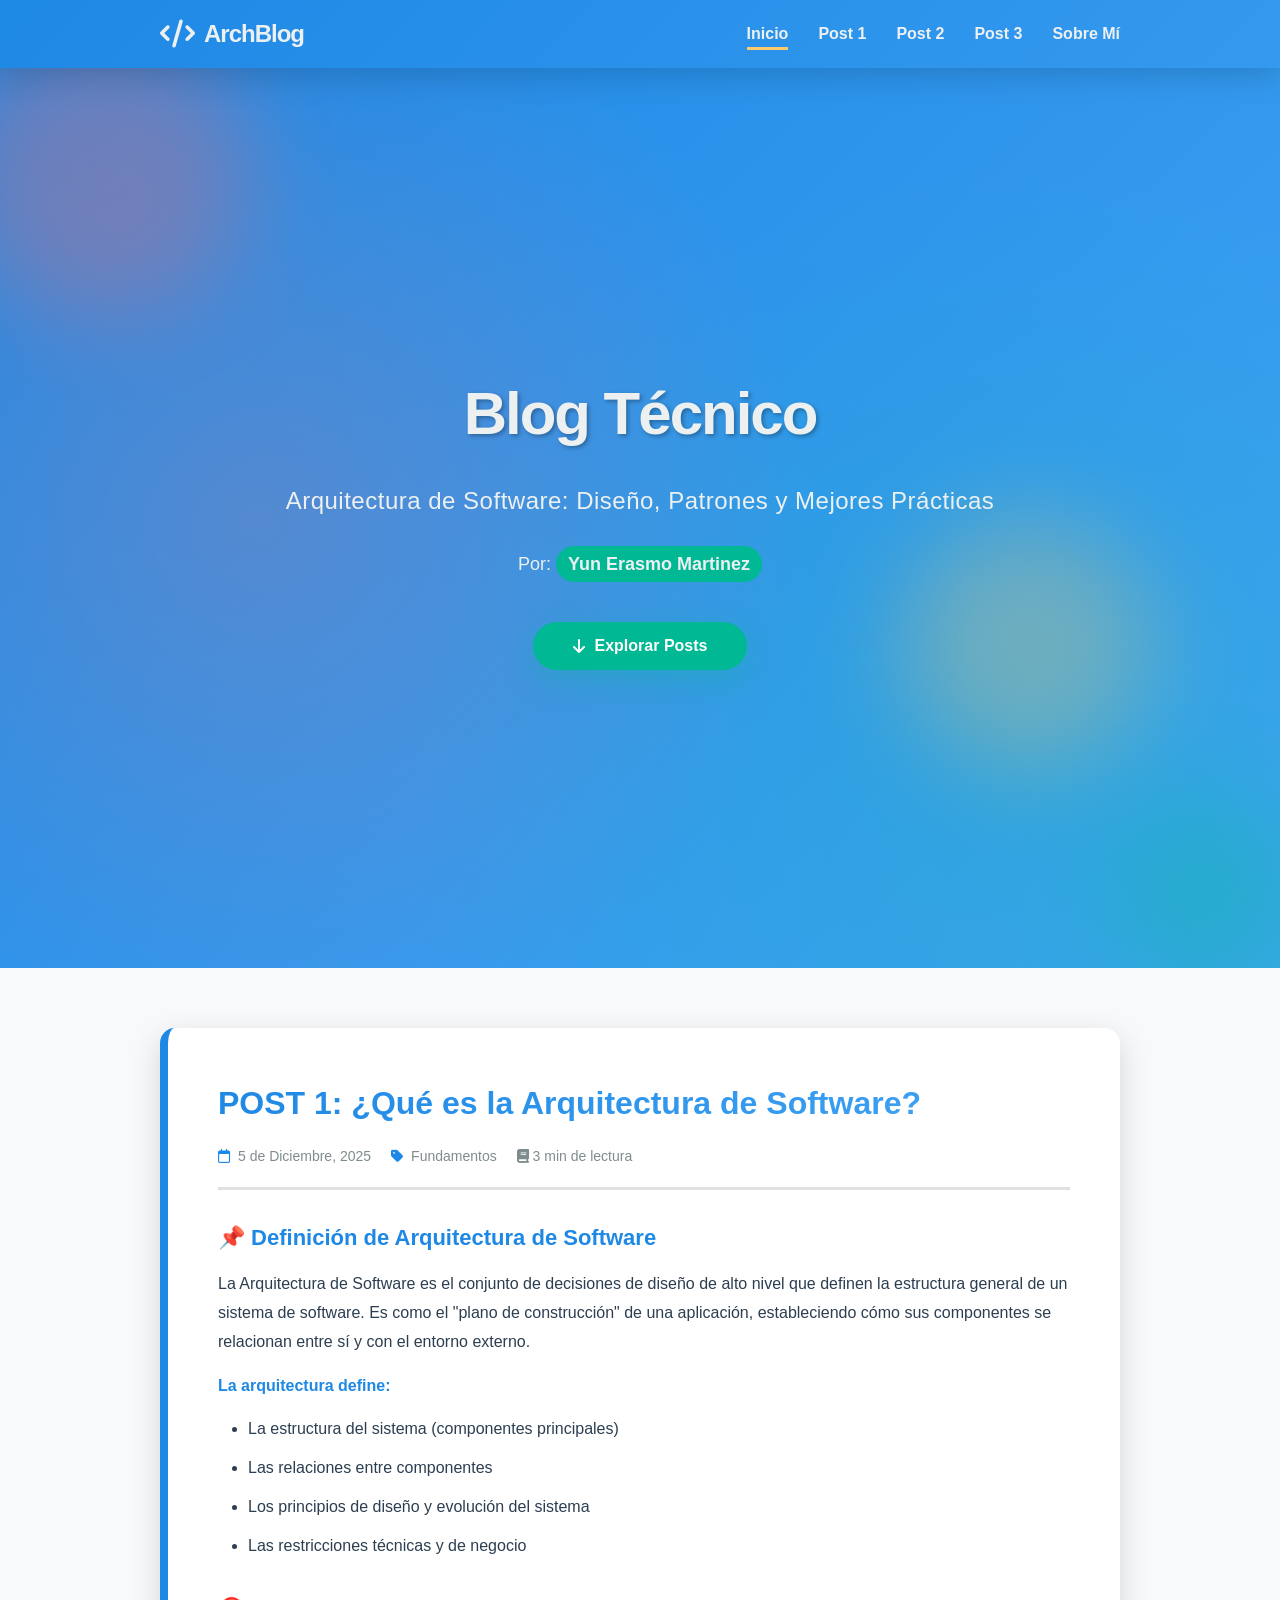
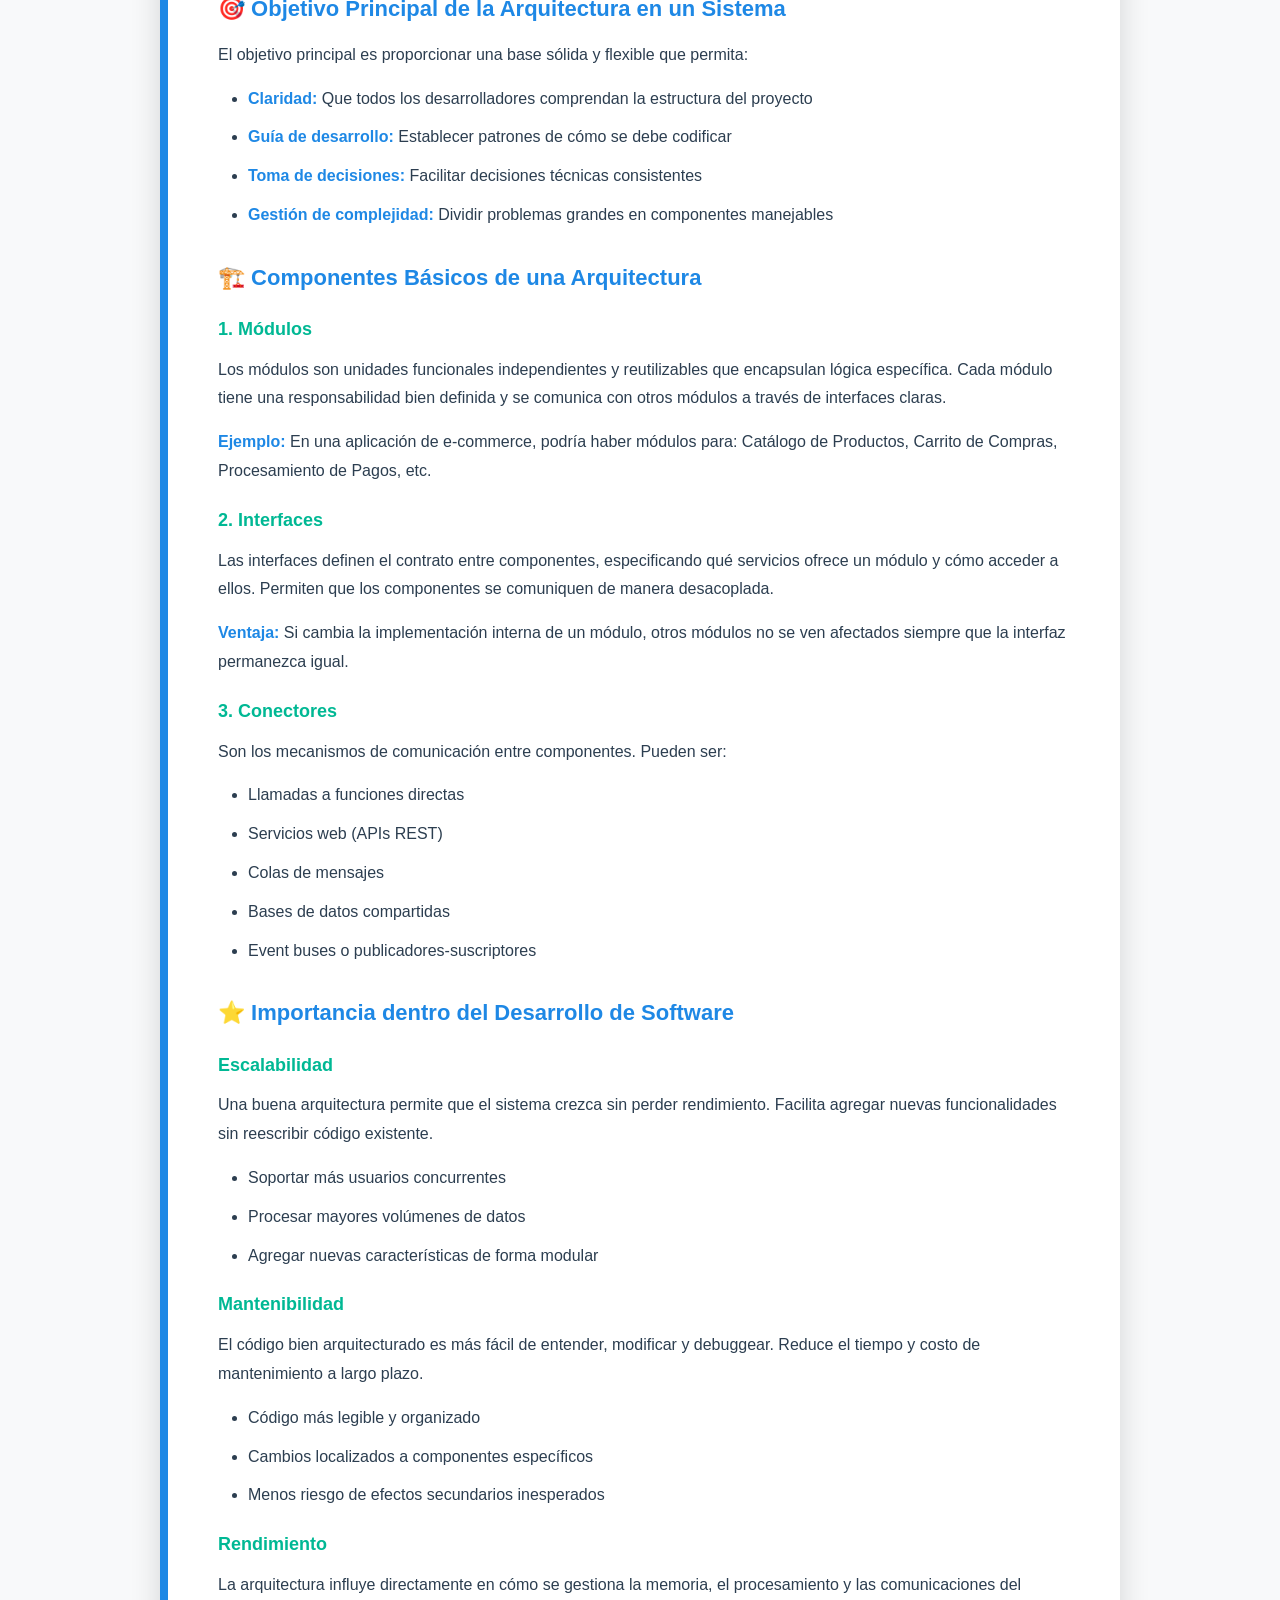
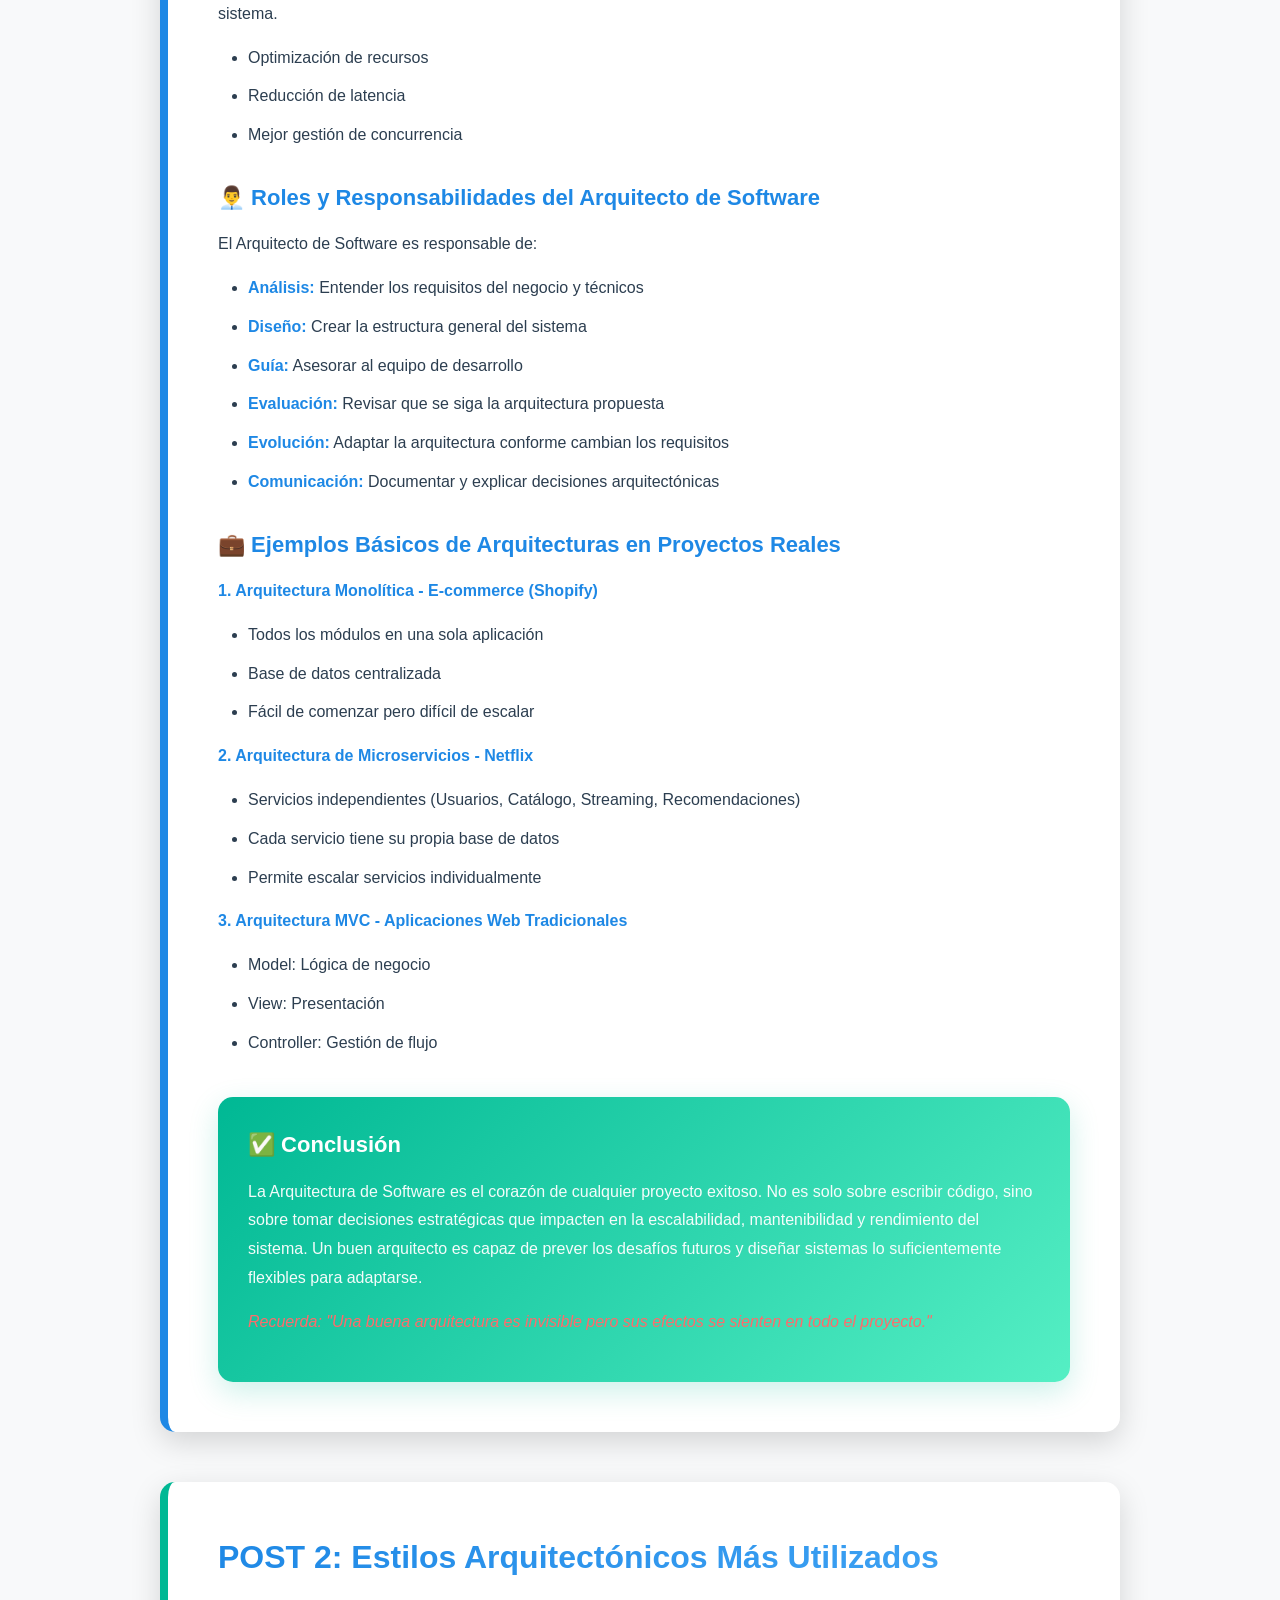
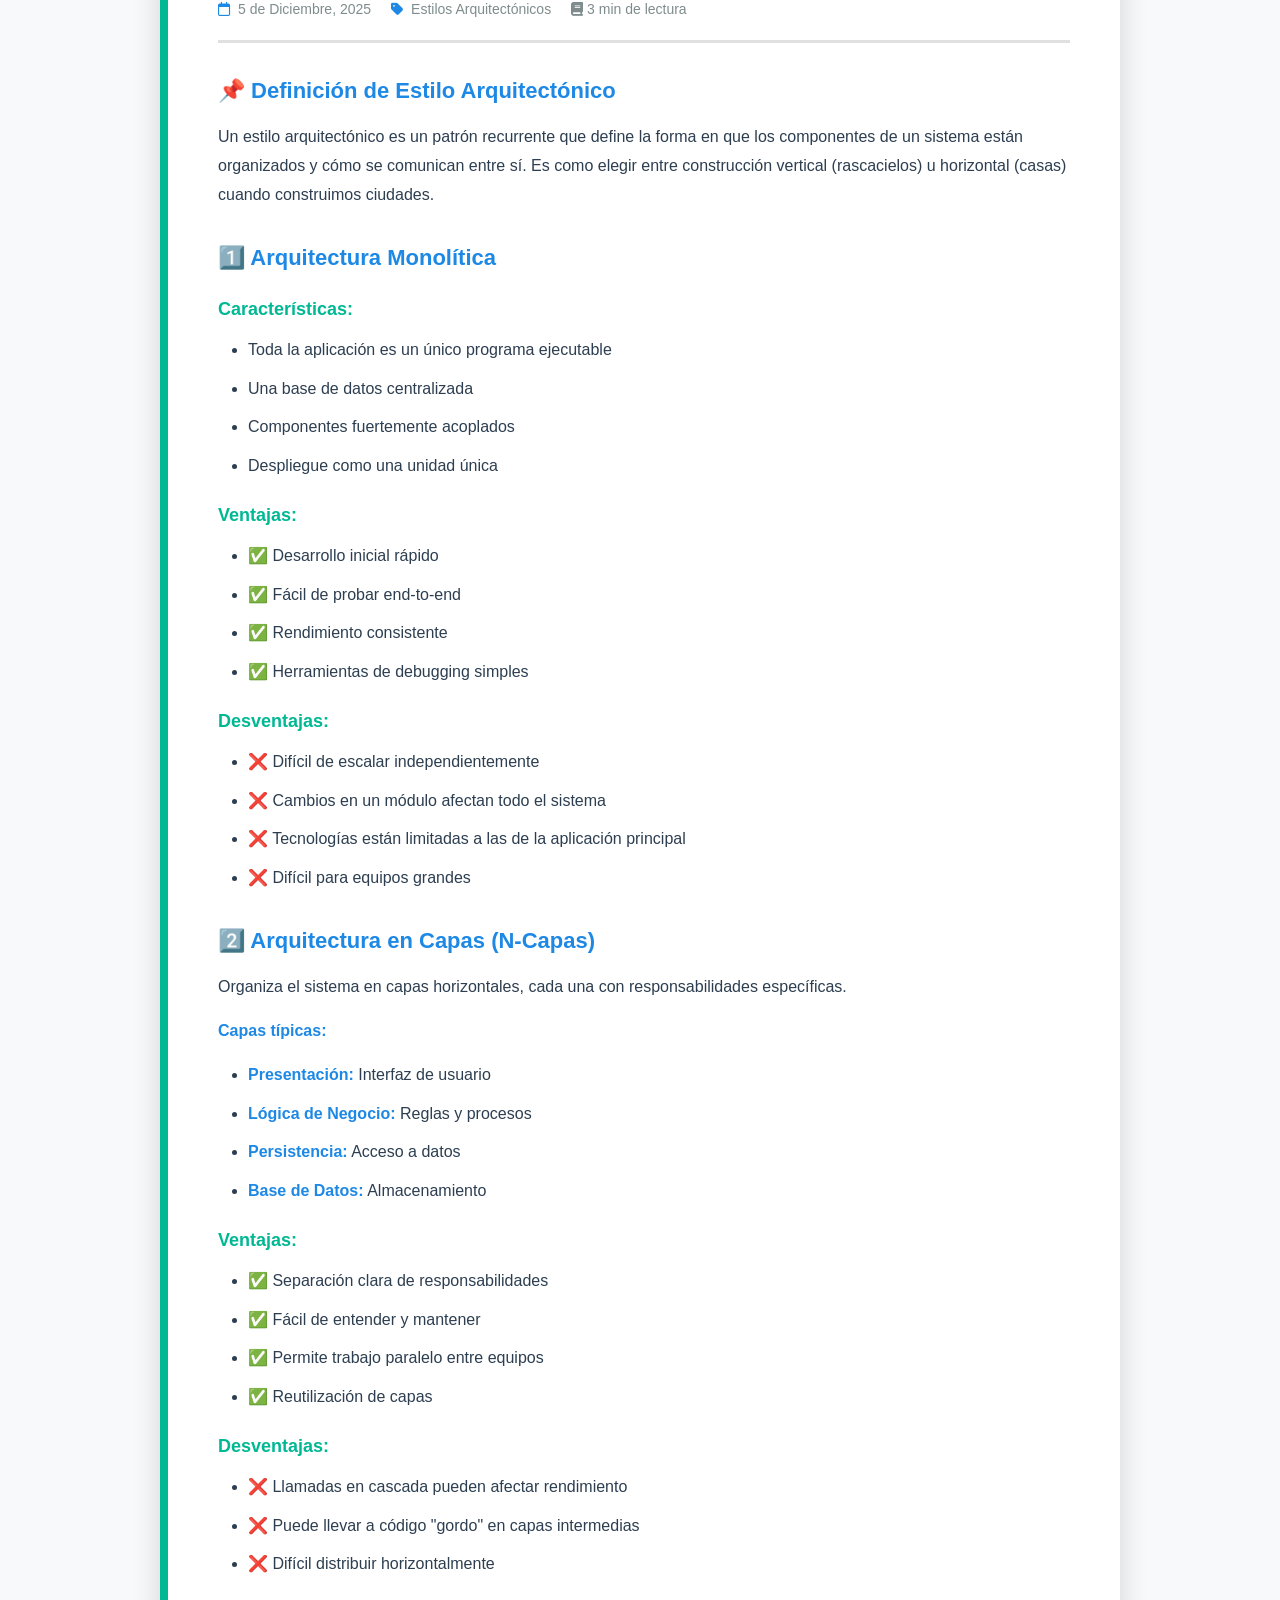
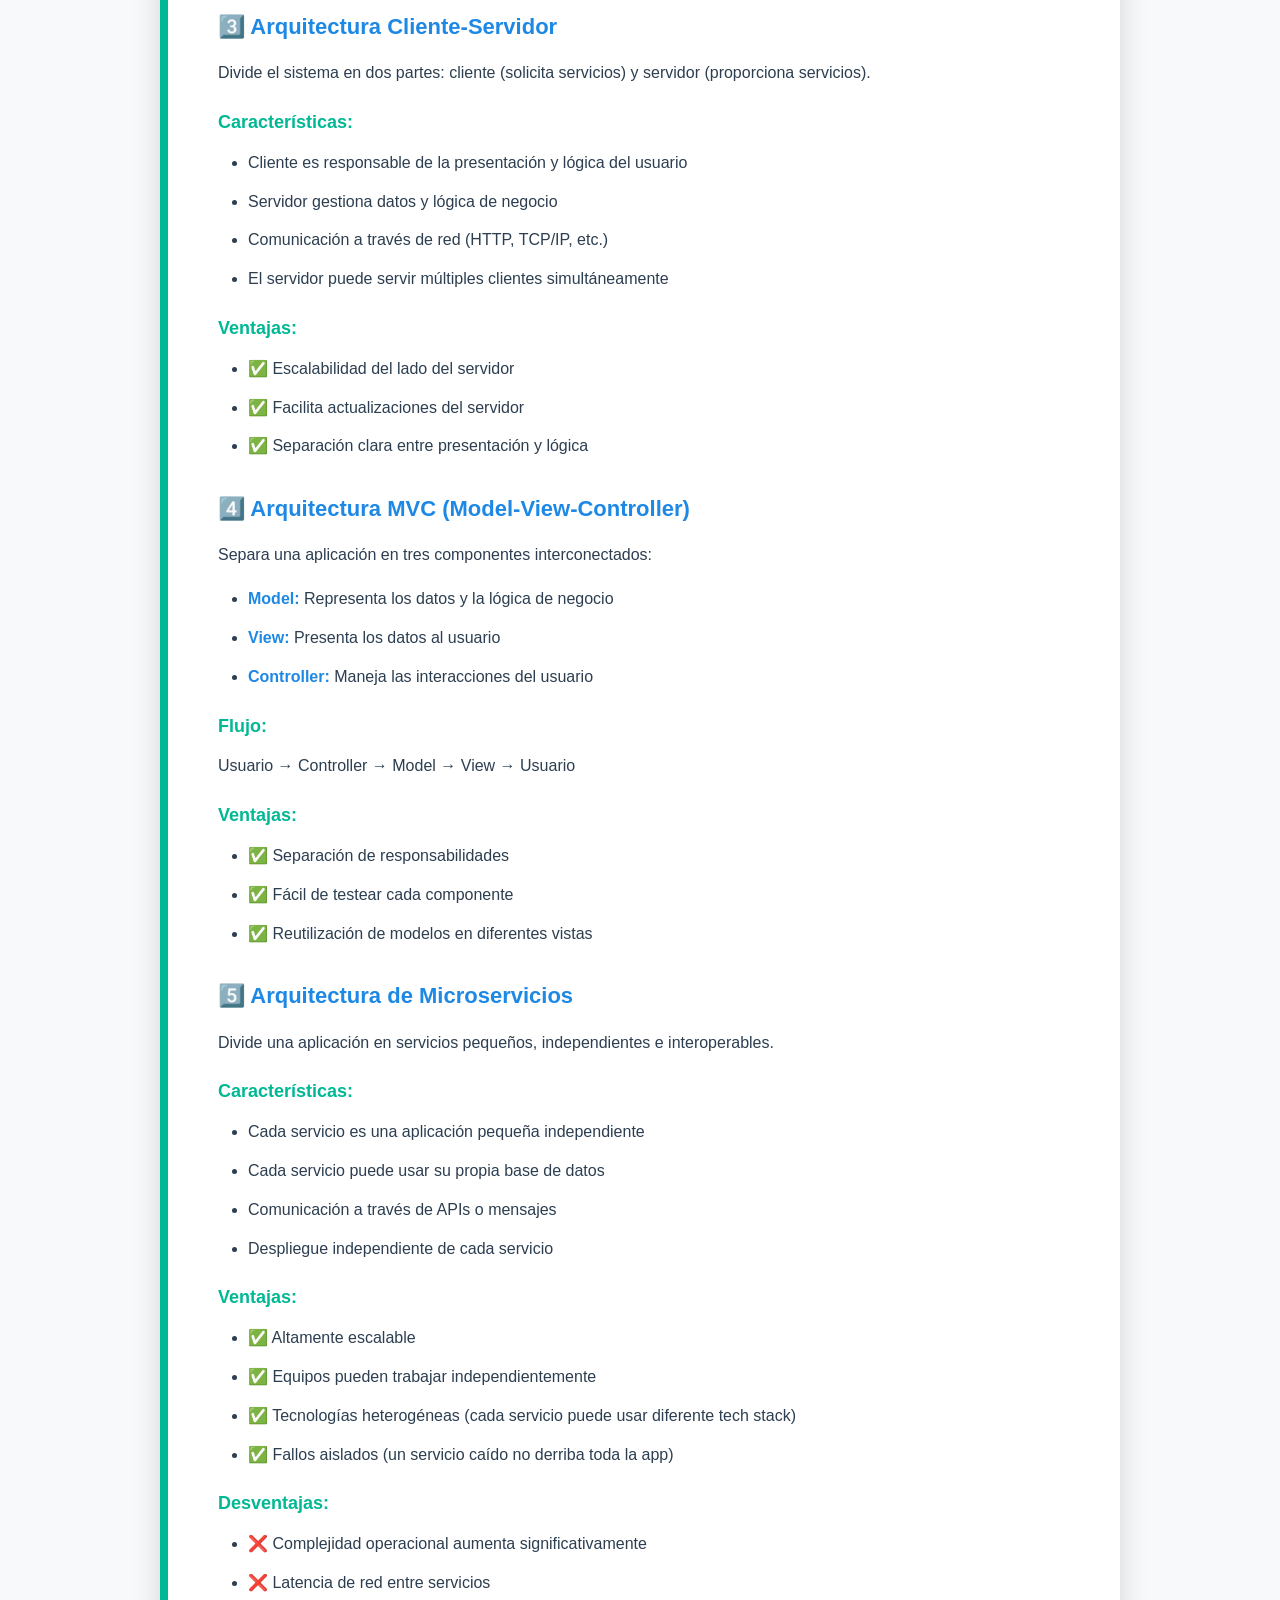
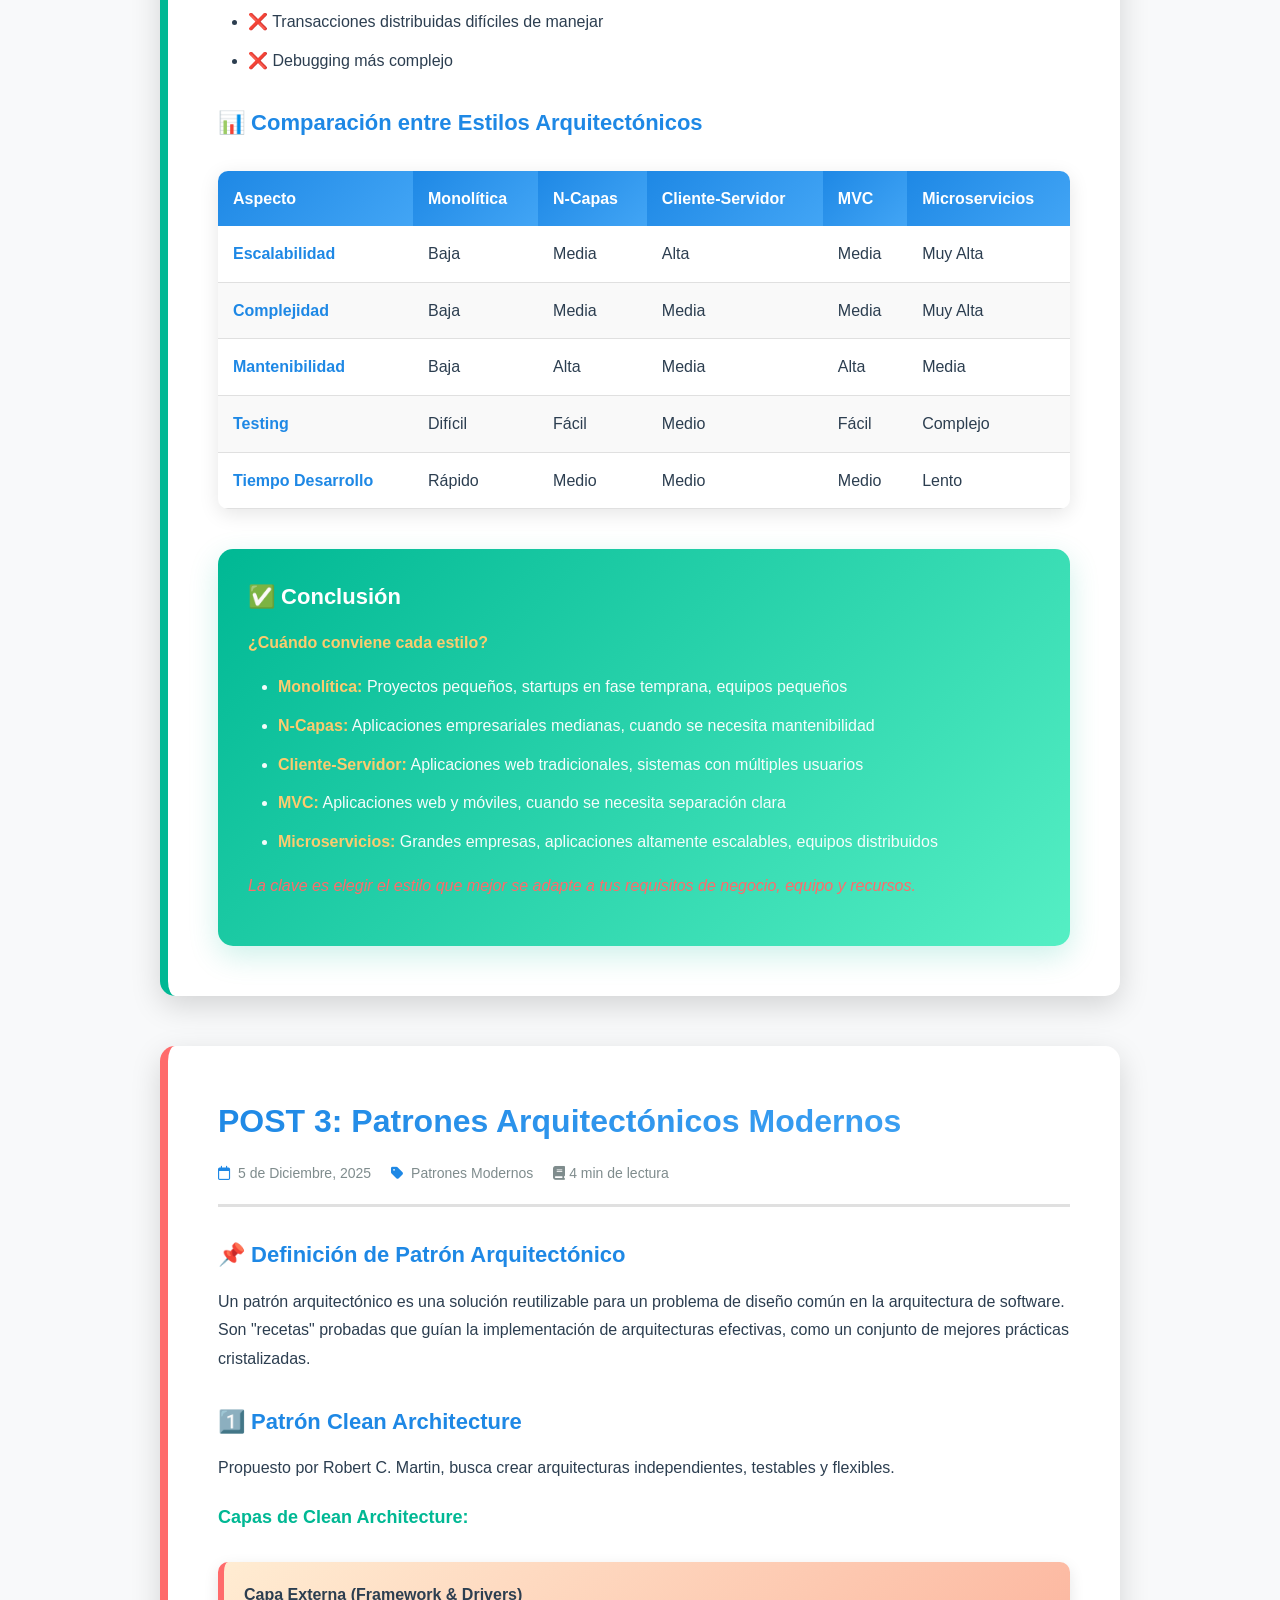
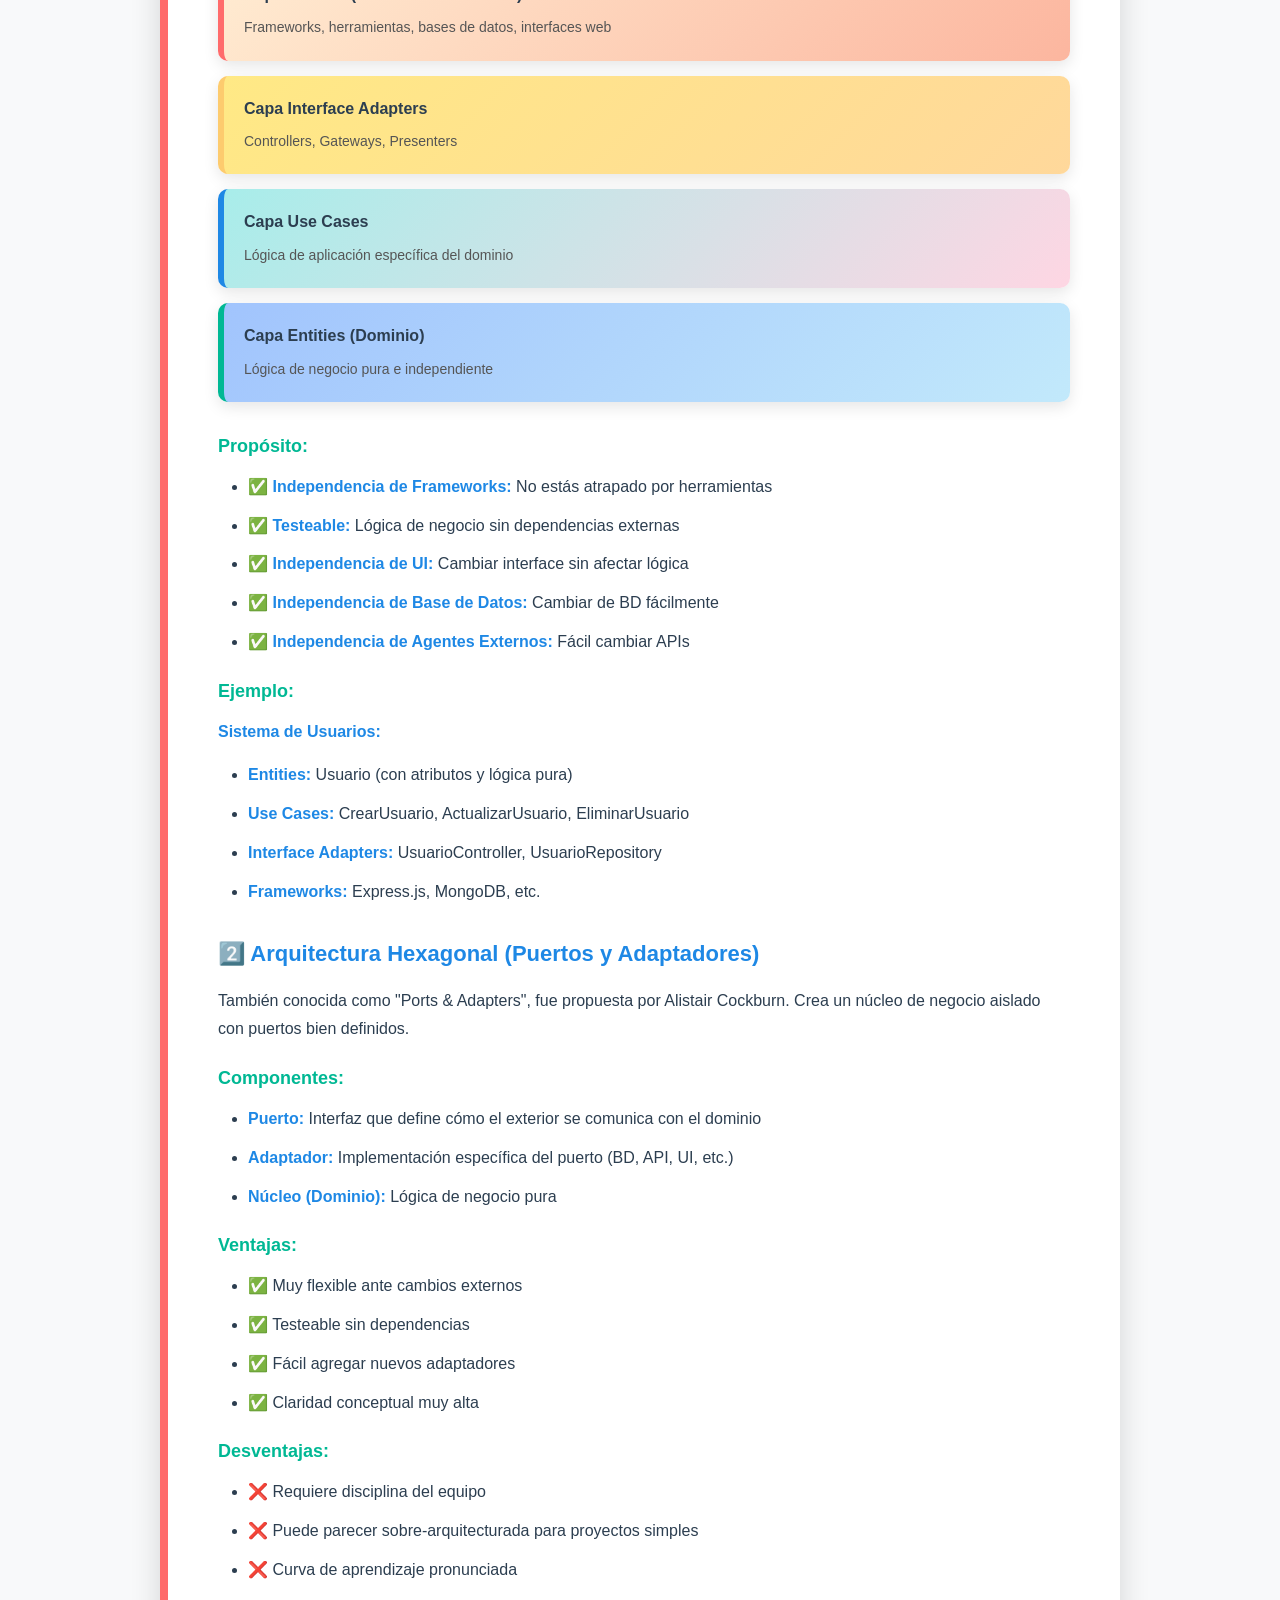
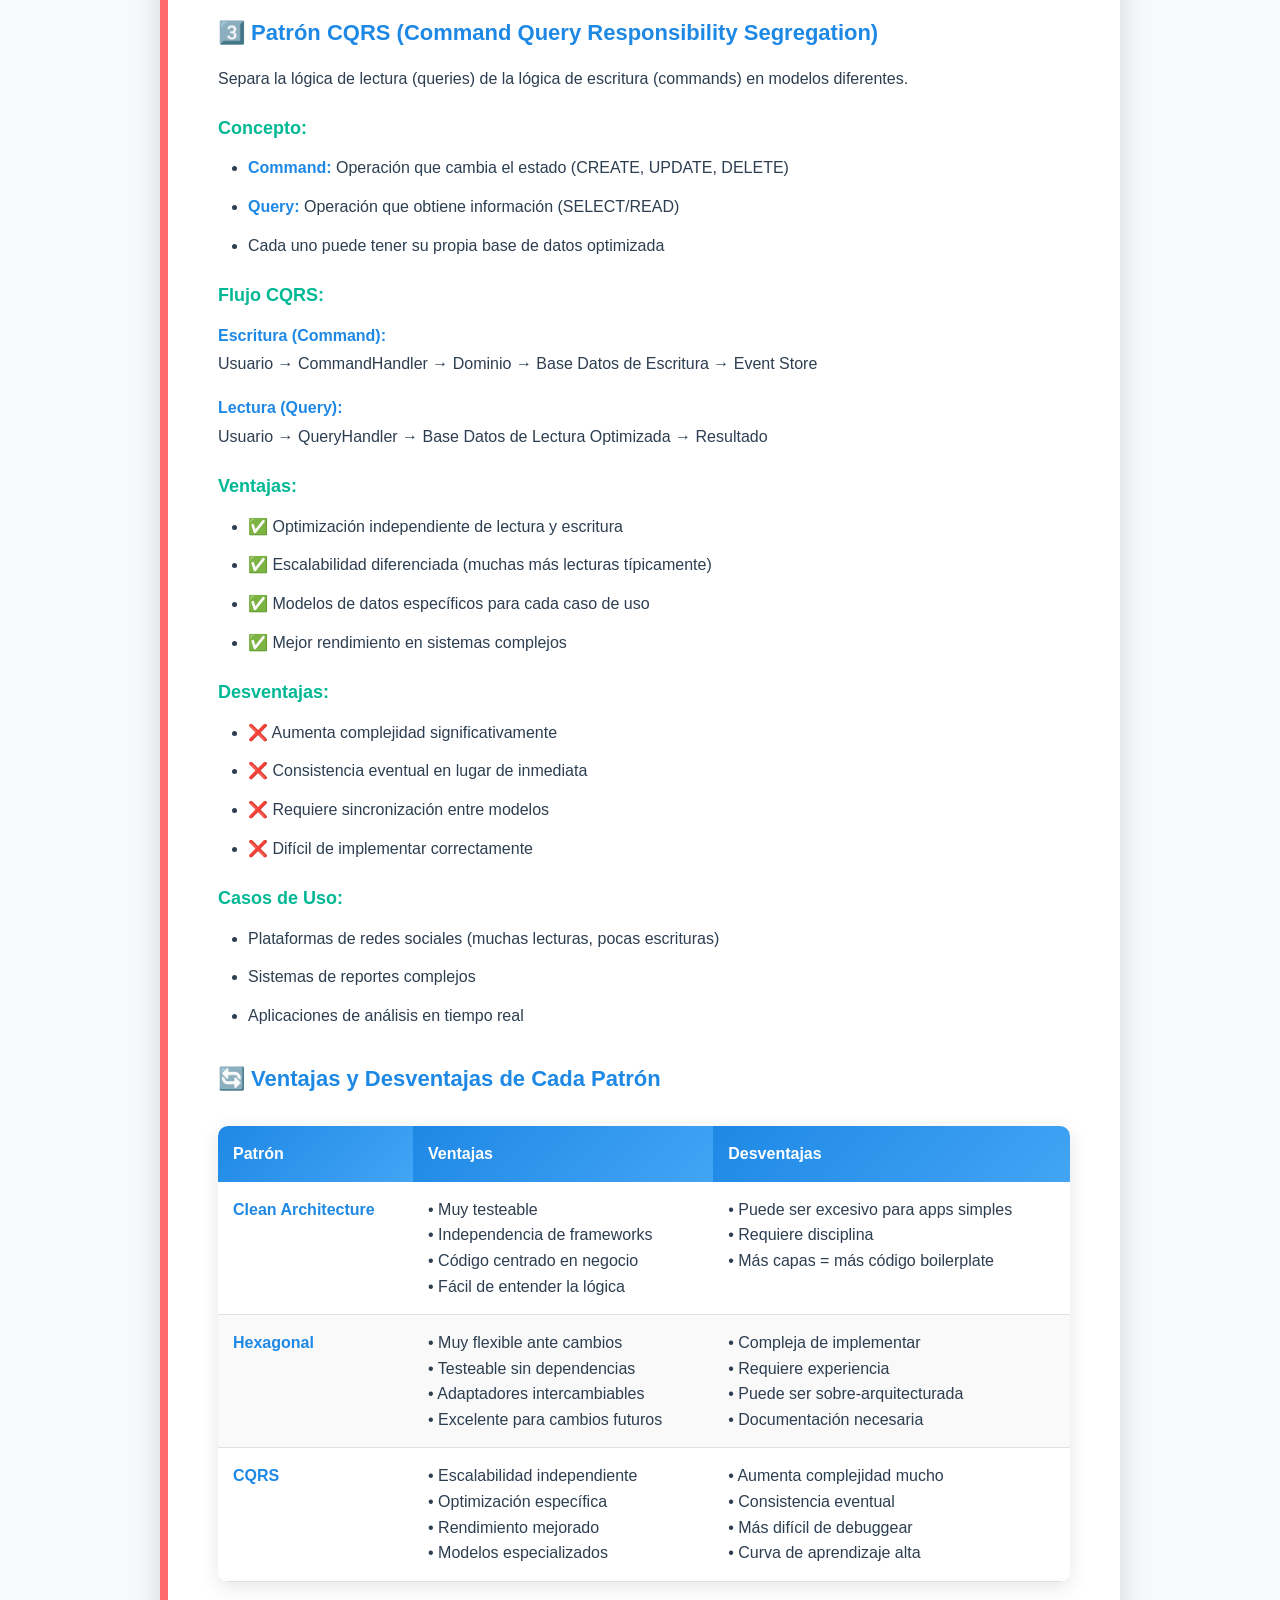
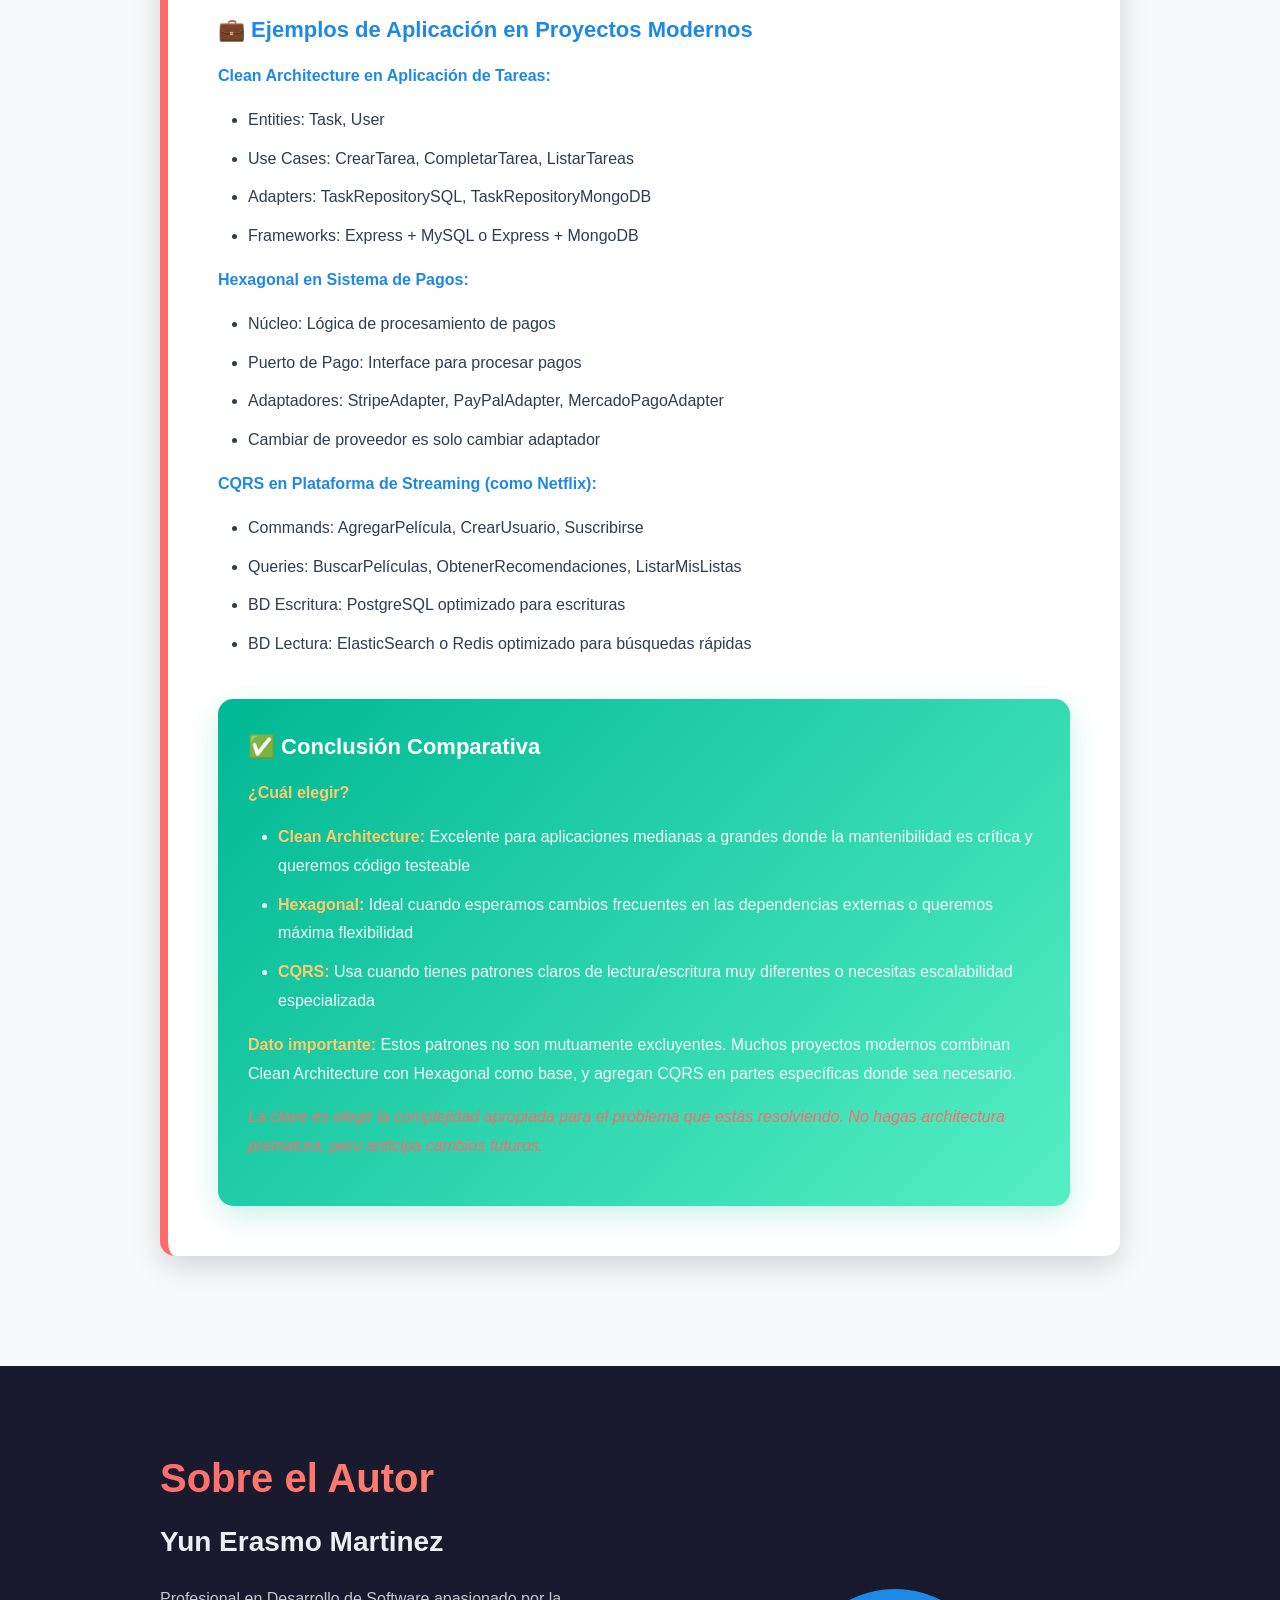
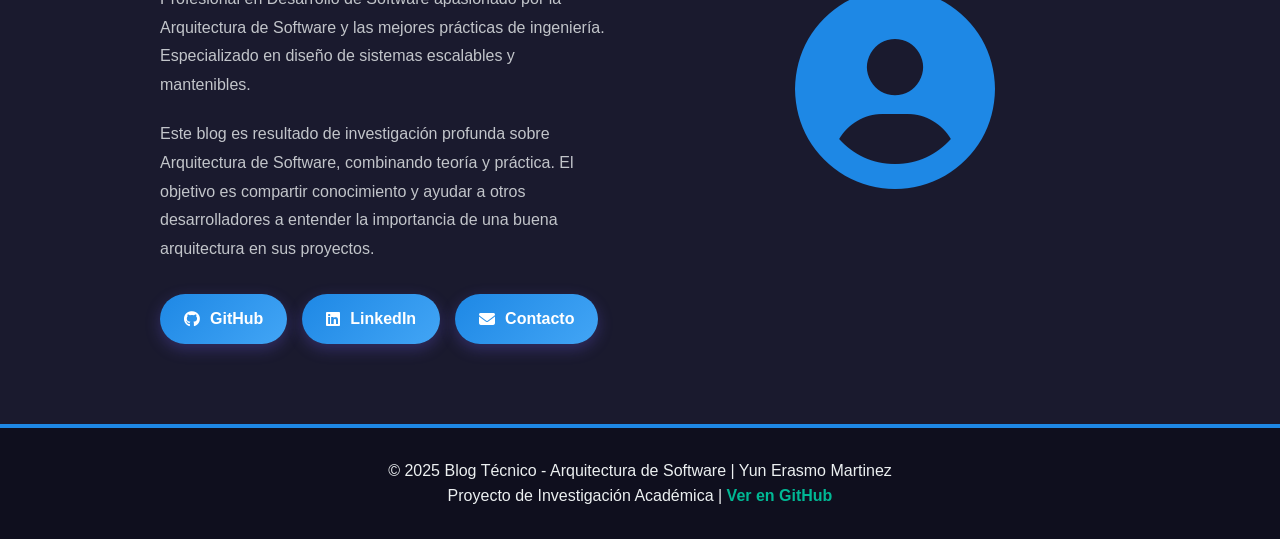
<file: index.html>
<!DOCTYPE html>
<html lang="es">
<head>
    <meta charset="UTF-8">
    <meta name="viewport" content="width=device-width, initial-scale=1.0">
    <title>Blog Técnico - Arquitectura de Software | Yun Erasmo Martinez</title>
    <link rel="stylesheet" href="styles.css">
    <link href="https://cdnjs.cloudflare.com/ajax/libs/font-awesome/6.4.0/css/all.min.css" rel="stylesheet">
</head>
<body>
    <!-- Navbar -->
    <nav class="navbar">
        <div class="container">
            <div class="nav-content">
                <div class="logo">
                    <i class="fas fa-code"></i> <span>ArchBlog</span>
                </div>
                <ul class="nav-menu">
                    <li><a href="#inicio" class="nav-link active">Inicio</a></li>
                    <li><a href="#post1" class="nav-link">Post 1</a></li>
                    <li><a href="#post2" class="nav-link">Post 2</a></li>
                    <li><a href="#post3" class="nav-link">Post 3</a></li>
                    <li><a href="#about" class="nav-link">Sobre Mí</a></li>
                </ul>
            </div>
        </div>
    </nav>

    <!-- Hero Section -->
    <section class="hero" id="inicio">
        <div class="hero-content">
            <h1 class="hero-title">Blog Técnico</h1>
            <p class="hero-subtitle">Arquitectura de Software: Diseño, Patrones y Mejores Prácticas</p>
            <p class="hero-author">Por: <span>Yun Erasmo Martinez</span></p>
            <button class="cta-button" onclick="scrollToSection('#post1')">
                <i class="fas fa-arrow-down"></i> Explorar Posts
            </button>
        </div>
        <div class="hero-background">
            <div class="blob blob1"></div>
            <div class="blob blob2"></div>
            <div class="blob blob3"></div>
        </div>
    </section>

    <!-- Posts Container -->
    <div class="container main-content">
        <!-- Post 1 -->
        <article class="post-card" id="post1">
            <div class="post-header">
                <h2>POST 1: ¿Qué es la Arquitectura de Software?</h2>
                <div class="post-meta">
                    <span class="post-date"><i class="far fa-calendar"></i> 5 de Diciembre, 2025</span>
                    <span class="post-category"><i class="fas fa-tag"></i> Fundamentos</span>
                </div>
            </div>
            <div class="post-content">
                <h3>📌 Definición de Arquitectura de Software</h3>
                <p>La Arquitectura de Software es el conjunto de decisiones de diseño de alto nivel que definen la estructura general de un sistema de software. Es como el "plano de construcción" de una aplicación, estableciendo cómo sus componentes se relacionan entre sí y con el entorno externo.</p>
                
                <p><strong>La arquitectura define:</strong></p>
                <ul>
                    <li>La estructura del sistema (componentes principales)</li>
                    <li>Las relaciones entre componentes</li>
                    <li>Los principios de diseño y evolución del sistema</li>
                    <li>Las restricciones técnicas y de negocio</li>
                </ul>

                <h3>🎯 Objetivo Principal de la Arquitectura en un Sistema</h3>
                <p>El objetivo principal es proporcionar una base sólida y flexible que permita:</p>
                <ul>
                    <li><strong>Claridad:</strong> Que todos los desarrolladores comprendan la estructura del proyecto</li>
                    <li><strong>Guía de desarrollo:</strong> Establecer patrones de cómo se debe codificar</li>
                    <li><strong>Toma de decisiones:</strong> Facilitar decisiones técnicas consistentes</li>
                    <li><strong>Gestión de complejidad:</strong> Dividir problemas grandes en componentes manejables</li>
                </ul>

                <h3>🏗️ Componentes Básicos de una Arquitectura</h3>
                
                <h4>1. Módulos</h4>
                <p>Los módulos son unidades funcionales independientes y reutilizables que encapsulan lógica específica. Cada módulo tiene una responsabilidad bien definida y se comunica con otros módulos a través de interfaces claras.</p>
                <p><strong>Ejemplo:</strong> En una aplicación de e-commerce, podría haber módulos para: Catálogo de Productos, Carrito de Compras, Procesamiento de Pagos, etc.</p>

                <h4>2. Interfaces</h4>
                <p>Las interfaces definen el contrato entre componentes, especificando qué servicios ofrece un módulo y cómo acceder a ellos. Permiten que los componentes se comuniquen de manera desacoplada.</p>
                <p><strong>Ventaja:</strong> Si cambia la implementación interna de un módulo, otros módulos no se ven afectados siempre que la interfaz permanezca igual.</p>

                <h4>3. Conectores</h4>
                <p>Son los mecanismos de comunicación entre componentes. Pueden ser:</p>
                <ul>
                    <li>Llamadas a funciones directas</li>
                    <li>Servicios web (APIs REST)</li>
                    <li>Colas de mensajes</li>
                    <li>Bases de datos compartidas</li>
                    <li>Event buses o publicadores-suscriptores</li>
                </ul>

                <h3>⭐ Importancia dentro del Desarrollo de Software</h3>
                
                <h4>Escalabilidad</h4>
                <p>Una buena arquitectura permite que el sistema crezca sin perder rendimiento. Facilita agregar nuevas funcionalidades sin reescribir código existente.</p>
                <ul>
                    <li>Soportar más usuarios concurrentes</li>
                    <li>Procesar mayores volúmenes de datos</li>
                    <li>Agregar nuevas características de forma modular</li>
                </ul>

                <h4>Mantenibilidad</h4>
                <p>El código bien arquitecturado es más fácil de entender, modificar y debuggear. Reduce el tiempo y costo de mantenimiento a largo plazo.</p>
                <ul>
                    <li>Código más legible y organizado</li>
                    <li>Cambios localizados a componentes específicos</li>
                    <li>Menos riesgo de efectos secundarios inesperados</li>
                </ul>

                <h4>Rendimiento</h4>
                <p>La arquitectura influye directamente en cómo se gestiona la memoria, el procesamiento y las comunicaciones del sistema.</p>
                <ul>
                    <li>Optimización de recursos</li>
                    <li>Reducción de latencia</li>
                    <li>Mejor gestión de concurrencia</li>
                </ul>

                <h3>👨‍💼 Roles y Responsabilidades del Arquitecto de Software</h3>
                <p>El Arquitecto de Software es responsable de:</p>
                <ul>
                    <li><strong>Análisis:</strong> Entender los requisitos del negocio y técnicos</li>
                    <li><strong>Diseño:</strong> Crear la estructura general del sistema</li>
                    <li><strong>Guía:</strong> Asesorar al equipo de desarrollo</li>
                    <li><strong>Evaluación:</strong> Revisar que se siga la arquitectura propuesta</li>
                    <li><strong>Evolución:</strong> Adaptar la arquitectura conforme cambian los requisitos</li>
                    <li><strong>Comunicación:</strong> Documentar y explicar decisiones arquitectónicas</li>
                </ul>

                <h3>💼 Ejemplos Básicos de Arquitecturas en Proyectos Reales</h3>
                <p><strong>1. Arquitectura Monolítica - E-commerce (Shopify)</strong></p>
                <ul>
                    <li>Todos los módulos en una sola aplicación</li>
                    <li>Base de datos centralizada</li>
                    <li>Fácil de comenzar pero difícil de escalar</li>
                </ul>

                <p><strong>2. Arquitectura de Microservicios - Netflix</strong></p>
                <ul>
                    <li>Servicios independientes (Usuarios, Catálogo, Streaming, Recomendaciones)</li>
                    <li>Cada servicio tiene su propia base de datos</li>
                    <li>Permite escalar servicios individualmente</li>
                </ul>

                <p><strong>3. Arquitectura MVC - Aplicaciones Web Tradicionales</strong></p>
                <ul>
                    <li>Model: Lógica de negocio</li>
                    <li>View: Presentación</li>
                    <li>Controller: Gestión de flujo</li>
                </ul>

                <div class="post-conclusion">
                    <h3>✅ Conclusión</h3>
                    <p>La Arquitectura de Software es el corazón de cualquier proyecto exitoso. No es solo sobre escribir código, sino sobre tomar decisiones estratégicas que impacten en la escalabilidad, mantenibilidad y rendimiento del sistema. Un buen arquitecto es capaz de prever los desafíos futuros y diseñar sistemas lo suficientemente flexibles para adaptarse.</p>
                    <p><em>Recuerda: "Una buena arquitectura es invisible pero sus efectos se sienten en todo el proyecto."</em></p>
                </div>
            </div>
        </article>

        <!-- Post 2 -->
        <article class="post-card" id="post2">
            <div class="post-header">
                <h2>POST 2: Estilos Arquitectónicos Más Utilizados</h2>
                <div class="post-meta">
                    <span class="post-date"><i class="far fa-calendar"></i> 5 de Diciembre, 2025</span>
                    <span class="post-category"><i class="fas fa-tag"></i> Estilos Arquitectónicos</span>
                </div>
            </div>
            <div class="post-content">
                <h3>📌 Definición de Estilo Arquitectónico</h3>
                <p>Un estilo arquitectónico es un patrón recurrente que define la forma en que los componentes de un sistema están organizados y cómo se comunican entre sí. Es como elegir entre construcción vertical (rascacielos) u horizontal (casas) cuando construimos ciudades.</p>

                <h3>1️⃣ Arquitectura Monolítica</h3>
                <h4>Características:</h4>
                <ul>
                    <li>Toda la aplicación es un único programa ejecutable</li>
                    <li>Una base de datos centralizada</li>
                    <li>Componentes fuertemente acoplados</li>
                    <li>Despliegue como una unidad única</li>
                </ul>

                <h4>Ventajas:</h4>
                <ul>
                    <li>✅ Desarrollo inicial rápido</li>
                    <li>✅ Fácil de probar end-to-end</li>
                    <li>✅ Rendimiento consistente</li>
                    <li>✅ Herramientas de debugging simples</li>
                </ul>

                <h4>Desventajas:</h4>
                <ul>
                    <li>❌ Difícil de escalar independientemente</li>
                    <li>❌ Cambios en un módulo afectan todo el sistema</li>
                    <li>❌ Tecnologías están limitadas a las de la aplicación principal</li>
                    <li>❌ Difícil para equipos grandes</li>
                </ul>

                <h3>2️⃣ Arquitectura en Capas (N-Capas)</h3>
                <p>Organiza el sistema en capas horizontales, cada una con responsabilidades específicas.</p>
                
                <p><strong>Capas típicas:</strong></p>
                <ul>
                    <li><strong>Presentación:</strong> Interfaz de usuario</li>
                    <li><strong>Lógica de Negocio:</strong> Reglas y procesos</li>
                    <li><strong>Persistencia:</strong> Acceso a datos</li>
                    <li><strong>Base de Datos:</strong> Almacenamiento</li>
                </ul>

                <h4>Ventajas:</h4>
                <ul>
                    <li>✅ Separación clara de responsabilidades</li>
                    <li>✅ Fácil de entender y mantener</li>
                    <li>✅ Permite trabajo paralelo entre equipos</li>
                    <li>✅ Reutilización de capas</li>
                </ul>

                <h4>Desventajas:</h4>
                <ul>
                    <li>❌ Llamadas en cascada pueden afectar rendimiento</li>
                    <li>❌ Puede llevar a código "gordo" en capas intermedias</li>
                    <li>❌ Difícil distribuir horizontalmente</li>
                </ul>

                <h3>3️⃣ Arquitectura Cliente-Servidor</h3>
                <p>Divide el sistema en dos partes: cliente (solicita servicios) y servidor (proporciona servicios).</p>
                
                <h4>Características:</h4>
                <ul>
                    <li>Cliente es responsable de la presentación y lógica del usuario</li>
                    <li>Servidor gestiona datos y lógica de negocio</li>
                    <li>Comunicación a través de red (HTTP, TCP/IP, etc.)</li>
                    <li>El servidor puede servir múltiples clientes simultáneamente</li>
                </ul>

                <h4>Ventajas:</h4>
                <ul>
                    <li>✅ Escalabilidad del lado del servidor</li>
                    <li>✅ Facilita actualizaciones del servidor</li>
                    <li>✅ Separación clara entre presentación y lógica</li>
                </ul>

                <h3>4️⃣ Arquitectura MVC (Model-View-Controller)</h3>
                <p>Separa una aplicación en tres componentes interconectados:</p>
                
                <ul>
                    <li><strong>Model:</strong> Representa los datos y la lógica de negocio</li>
                    <li><strong>View:</strong> Presenta los datos al usuario</li>
                    <li><strong>Controller:</strong> Maneja las interacciones del usuario</li>
                </ul>

                <h4>Flujo:</h4>
                <p>Usuario → Controller → Model → View → Usuario</p>

                <h4>Ventajas:</h4>
                <ul>
                    <li>✅ Separación de responsabilidades</li>
                    <li>✅ Fácil de testear cada componente</li>
                    <li>✅ Reutilización de modelos en diferentes vistas</li>
                </ul>

                <h3>5️⃣ Arquitectura de Microservicios</h3>
                <p>Divide una aplicación en servicios pequeños, independientes e interoperables.</p>
                
                <h4>Características:</h4>
                <ul>
                    <li>Cada servicio es una aplicación pequeña independiente</li>
                    <li>Cada servicio puede usar su propia base de datos</li>
                    <li>Comunicación a través de APIs o mensajes</li>
                    <li>Despliegue independiente de cada servicio</li>
                </ul>

                <h4>Ventajas:</h4>
                <ul>
                    <li>✅ Altamente escalable</li>
                    <li>✅ Equipos pueden trabajar independientemente</li>
                    <li>✅ Tecnologías heterogéneas (cada servicio puede usar diferente tech stack)</li>
                    <li>✅ Fallos aislados (un servicio caído no derriba toda la app)</li>
                </ul>

                <h4>Desventajas:</h4>
                <ul>
                    <li>❌ Complejidad operacional aumenta significativamente</li>
                    <li>❌ Latencia de red entre servicios</li>
                    <li>❌ Transacciones distribuidas difíciles de manejar</li>
                    <li>❌ Debugging más complejo</li>
                </ul>

                <h3>📊 Comparación entre Estilos Arquitectónicos</h3>
                <table class="comparison-table">
                    <thead>
                        <tr>
                            <th>Aspecto</th>
                            <th>Monolítica</th>
                            <th>N-Capas</th>
                            <th>Cliente-Servidor</th>
                            <th>MVC</th>
                            <th>Microservicios</th>
                        </tr>
                    </thead>
                    <tbody>
                        <tr>
                            <td><strong>Escalabilidad</strong></td>
                            <td>Baja</td>
                            <td>Media</td>
                            <td>Alta</td>
                            <td>Media</td>
                            <td>Muy Alta</td>
                        </tr>
                        <tr>
                            <td><strong>Complejidad</strong></td>
                            <td>Baja</td>
                            <td>Media</td>
                            <td>Media</td>
                            <td>Media</td>
                            <td>Muy Alta</td>
                        </tr>
                        <tr>
                            <td><strong>Mantenibilidad</strong></td>
                            <td>Baja</td>
                            <td>Alta</td>
                            <td>Media</td>
                            <td>Alta</td>
                            <td>Media</td>
                        </tr>
                        <tr>
                            <td><strong>Testing</strong></td>
                            <td>Difícil</td>
                            <td>Fácil</td>
                            <td>Medio</td>
                            <td>Fácil</td>
                            <td>Complejo</td>
                        </tr>
                        <tr>
                            <td><strong>Tiempo Desarrollo</strong></td>
                            <td>Rápido</td>
                            <td>Medio</td>
                            <td>Medio</td>
                            <td>Medio</td>
                            <td>Lento</td>
                        </tr>
                    </tbody>
                </table>

                <div class="post-conclusion">
                    <h3>✅ Conclusión</h3>
                    <p><strong>¿Cuándo conviene cada estilo?</strong></p>
                    <ul>
                        <li><strong>Monolítica:</strong> Proyectos pequeños, startups en fase temprana, equipos pequeños</li>
                        <li><strong>N-Capas:</strong> Aplicaciones empresariales medianas, cuando se necesita mantenibilidad</li>
                        <li><strong>Cliente-Servidor:</strong> Aplicaciones web tradicionales, sistemas con múltiples usuarios</li>
                        <li><strong>MVC:</strong> Aplicaciones web y móviles, cuando se necesita separación clara</li>
                        <li><strong>Microservicios:</strong> Grandes empresas, aplicaciones altamente escalables, equipos distribuidos</li>
                    </ul>
                    <p><em>La clave es elegir el estilo que mejor se adapte a tus requisitos de negocio, equipo y recursos.</em></p>
                </div>
            </div>
        </article>

        <!-- Post 3 -->
        <article class="post-card" id="post3">
            <div class="post-header">
                <h2>POST 3: Patrones Arquitectónicos Modernos</h2>
                <div class="post-meta">
                    <span class="post-date"><i class="far fa-calendar"></i> 5 de Diciembre, 2025</span>
                    <span class="post-category"><i class="fas fa-tag"></i> Patrones Modernos</span>
                </div>
            </div>
            <div class="post-content">
                <h3>📌 Definición de Patrón Arquitectónico</h3>
                <p>Un patrón arquitectónico es una solución reutilizable para un problema de diseño común en la arquitectura de software. Son "recetas" probadas que guían la implementación de arquitecturas efectivas, como un conjunto de mejores prácticas cristalizadas.</p>

                <h3>1️⃣ Patrón Clean Architecture</h3>
                <p>Propuesto por Robert C. Martin, busca crear arquitecturas independientes, testables y flexibles.</p>

                <h4>Capas de Clean Architecture:</h4>
                <div class="architecture-layers">
                    <div class="layer">
                        <strong>Capa Externa (Framework & Drivers)</strong>
                        <p>Frameworks, herramientas, bases de datos, interfaces web</p>
                    </div>
                    <div class="layer">
                        <strong>Capa Interface Adapters</strong>
                        <p>Controllers, Gateways, Presenters</p>
                    </div>
                    <div class="layer">
                        <strong>Capa Use Cases</strong>
                        <p>Lógica de aplicación específica del dominio</p>
                    </div>
                    <div class="layer">
                        <strong>Capa Entities (Dominio)</strong>
                        <p>Lógica de negocio pura e independiente</p>
                    </div>
                </div>

                <h4>Propósito:</h4>
                <ul>
                    <li>✅ <strong>Independencia de Frameworks:</strong> No estás atrapado por herramientas</li>
                    <li>✅ <strong>Testeable:</strong> Lógica de negocio sin dependencias externas</li>
                    <li>✅ <strong>Independencia de UI:</strong> Cambiar interface sin afectar lógica</li>
                    <li>✅ <strong>Independencia de Base de Datos:</strong> Cambiar de BD fácilmente</li>
                    <li>✅ <strong>Independencia de Agentes Externos:</strong> Fácil cambiar APIs</li>
                </ul>

                <h4>Ejemplo:</h4>
                <p><strong>Sistema de Usuarios:</strong></p>
                <ul>
                    <li><strong>Entities:</strong> Usuario (con atributos y lógica pura)</li>
                    <li><strong>Use Cases:</strong> CrearUsuario, ActualizarUsuario, EliminarUsuario</li>
                    <li><strong>Interface Adapters:</strong> UsuarioController, UsuarioRepository</li>
                    <li><strong>Frameworks:</strong> Express.js, MongoDB, etc.</li>
                </ul>

                <h3>2️⃣ Arquitectura Hexagonal (Puertos y Adaptadores)</h3>
                <p>También conocida como "Ports & Adapters", fue propuesta por Alistair Cockburn. Crea un núcleo de negocio aislado con puertos bien definidos.</p>

                <h4>Componentes:</h4>
                <ul>
                    <li><strong>Puerto:</strong> Interfaz que define cómo el exterior se comunica con el dominio</li>
                    <li><strong>Adaptador:</strong> Implementación específica del puerto (BD, API, UI, etc.)</li>
                    <li><strong>Núcleo (Dominio):</strong> Lógica de negocio pura</li>
                </ul>

                <h4>Ventajas:</h4>
                <ul>
                    <li>✅ Muy flexible ante cambios externos</li>
                    <li>✅ Testeable sin dependencias</li>
                    <li>✅ Fácil agregar nuevos adaptadores</li>
                    <li>✅ Claridad conceptual muy alta</li>
                </ul>

                <h4>Desventajas:</h4>
                <ul>
                    <li>❌ Requiere disciplina del equipo</li>
                    <li>❌ Puede parecer sobre-arquitecturada para proyectos simples</li>
                    <li>❌ Curva de aprendizaje pronunciada</li>
                </ul>

                <h3>3️⃣ Patrón CQRS (Command Query Responsibility Segregation)</h3>
                <p>Separa la lógica de lectura (queries) de la lógica de escritura (commands) en modelos diferentes.</p>

                <h4>Concepto:</h4>
                <ul>
                    <li><strong>Command:</strong> Operación que cambia el estado (CREATE, UPDATE, DELETE)</li>
                    <li><strong>Query:</strong> Operación que obtiene información (SELECT/READ)</li>
                    <li>Cada uno puede tener su propia base de datos optimizada</li>
                </ul>

                <h4>Flujo CQRS:</h4>
                <p><strong>Escritura (Command):</strong><br>
                Usuario → CommandHandler → Dominio → Base Datos de Escritura → Event Store</p>
                
                <p><strong>Lectura (Query):</strong><br>
                Usuario → QueryHandler → Base Datos de Lectura Optimizada → Resultado</p>

                <h4>Ventajas:</h4>
                <ul>
                    <li>✅ Optimización independiente de lectura y escritura</li>
                    <li>✅ Escalabilidad diferenciada (muchas más lecturas típicamente)</li>
                    <li>✅ Modelos de datos específicos para cada caso de uso</li>
                    <li>✅ Mejor rendimiento en sistemas complejos</li>
                </ul>

                <h4>Desventajas:</h4>
                <ul>
                    <li>❌ Aumenta complejidad significativamente</li>
                    <li>❌ Consistencia eventual en lugar de inmediata</li>
                    <li>❌ Requiere sincronización entre modelos</li>
                    <li>❌ Difícil de implementar correctamente</li>
                </ul>

                <h4>Casos de Uso:</h4>
                <ul>
                    <li>Plataformas de redes sociales (muchas lecturas, pocas escrituras)</li>
                    <li>Sistemas de reportes complejos</li>
                    <li>Aplicaciones de análisis en tiempo real</li>
                </ul>

                <h3>🔄 Ventajas y Desventajas de Cada Patrón</h3>
                <table class="comparison-table">
                    <thead>
                        <tr>
                            <th>Patrón</th>
                            <th>Ventajas</th>
                            <th>Desventajas</th>
                        </tr>
                    </thead>
                    <tbody>
                        <tr>
                            <td><strong>Clean Architecture</strong></td>
                            <td>
                                • Muy testeable<br>
                                • Independencia de frameworks<br>
                                • Código centrado en negocio<br>
                                • Fácil de entender la lógica
                            </td>
                            <td>
                                • Puede ser excesivo para apps simples<br>
                                • Requiere disciplina<br>
                                • Más capas = más código boilerplate
                            </td>
                        </tr>
                        <tr>
                            <td><strong>Hexagonal</strong></td>
                            <td>
                                • Muy flexible ante cambios<br>
                                • Testeable sin dependencias<br>
                                • Adaptadores intercambiables<br>
                                • Excelente para cambios futuros
                            </td>
                            <td>
                                • Compleja de implementar<br>
                                • Requiere experiencia<br>
                                • Puede ser sobre-arquitecturada<br>
                                • Documentación necesaria
                            </td>
                        </tr>
                        <tr>
                            <td><strong>CQRS</strong></td>
                            <td>
                                • Escalabilidad independiente<br>
                                • Optimización específica<br>
                                • Rendimiento mejorado<br>
                                • Modelos especializados
                            </td>
                            <td>
                                • Aumenta complejidad mucho<br>
                                • Consistencia eventual<br>
                                • Más difícil de debuggear<br>
                                • Curva de aprendizaje alta
                            </td>
                        </tr>
                    </tbody>
                </table>

                <h3>💼 Ejemplos de Aplicación en Proyectos Modernos</h3>
                
                <p><strong>Clean Architecture en Aplicación de Tareas:</strong></p>
                <ul>
                    <li>Entities: Task, User</li>
                    <li>Use Cases: CrearTarea, CompletarTarea, ListarTareas</li>
                    <li>Adapters: TaskRepositorySQL, TaskRepositoryMongoDB</li>
                    <li>Frameworks: Express + MySQL o Express + MongoDB</li>
                </ul>

                <p><strong>Hexagonal en Sistema de Pagos:</strong></p>
                <ul>
                    <li>Núcleo: Lógica de procesamiento de pagos</li>
                    <li>Puerto de Pago: Interface para procesar pagos</li>
                    <li>Adaptadores: StripeAdapter, PayPalAdapter, MercadoPagoAdapter</li>
                    <li>Cambiar de proveedor es solo cambiar adaptador</li>
                </ul>

                <p><strong>CQRS en Plataforma de Streaming (como Netflix):</strong></p>
                <ul>
                    <li>Commands: AgregarPelícula, CrearUsuario, Suscribirse</li>
                    <li>Queries: BuscarPelículas, ObtenerRecomendaciones, ListarMisListas</li>
                    <li>BD Escritura: PostgreSQL optimizado para escrituras</li>
                    <li>BD Lectura: ElasticSearch o Redis optimizado para búsquedas rápidas</li>
                </ul>

                <div class="post-conclusion">
                    <h3>✅ Conclusión Comparativa</h3>
                    <p><strong>¿Cuál elegir?</strong></p>
                    <ul>
                        <li><strong>Clean Architecture:</strong> Excelente para aplicaciones medianas a grandes donde la mantenibilidad es crítica y queremos código testeable</li>
                        <li><strong>Hexagonal:</strong> Ideal cuando esperamos cambios frecuentes en las dependencias externas o queremos máxima flexibilidad</li>
                        <li><strong>CQRS:</strong> Usa cuando tienes patrones claros de lectura/escritura muy diferentes o necesitas escalabilidad especializada</li>
                    </ul>
                    <p><strong>Dato importante:</strong> Estos patrones no son mutuamente excluyentes. Muchos proyectos modernos combinan Clean Architecture con Hexagonal como base, y agregan CQRS en partes específicas donde sea necesario.</p>
                    <p><em>La clave es elegir la complejidad apropiada para el problema que estás resolviendo. No hagas architectura prematura, pero anticipa cambios futuros.</em></p>
                </div>
            </div>
        </article>
    </div>

    <!-- About Section -->
    <section class="about" id="about">
        <div class="container">
            <div class="about-content">
                <div class="about-text">
                    <h2>Sobre el Autor</h2>
                    <h3>Yun Erasmo Martinez</h3>
                    <p>Profesional en Desarrollo de Software apasionado por la Arquitectura de Software y las mejores prácticas de ingeniería. Especializado en diseño de sistemas escalables y mantenibles.</p>
                    <p>Este blog es resultado de investigación profunda sobre Arquitectura de Software, combinando teoría y práctica. El objetivo es compartir conocimiento y ayudar a otros desarrolladores a entender la importancia de una buena arquitectura en sus proyectos.</p>
                    <div class="social-links">
                        <a href="#" class="social-btn"><i class="fab fa-github"></i> GitHub</a>
                        <a href="#" class="social-btn"><i class="fab fa-linkedin"></i> LinkedIn</a>
                        <a href="#" class="social-btn"><i class="fas fa-envelope"></i> Contacto</a>
                    </div>
                </div>
                <div class="about-image">
                    <div class="profile-placeholder">
                        <i class="fas fa-user-circle"></i>
                    </div>
                </div>
            </div>
        </div>
    </section>

    <!-- Footer -->
    <footer class="footer">
        <div class="container">
            <p>&copy; 2025 Blog Técnico - Arquitectura de Software | Yun Erasmo Martinez</p>
            <p>Proyecto de Investigación Académica | <a href="#">Ver en GitHub</a></p>
        </div>
    </footer>

    <script src="script.js"></script>
</body>
</html>
</file>
<file: styles.css>
/* ==================== VARIABLES DE COLOR ==================== */
:root {
    --primary-color: #1E88E5;
    --secondary-color: #00B894;
    --accent-color: #FF6B6B;
    --warning-color: #FDCB6E;
    --dark-bg: #1a1a2e;
    --light-bg: #f8f9fa;
    --card-bg: #ffffff;
    --text-dark: #2c3e50;
    --text-light: #ecf0f1;
    --border-color: #e0e0e0;
    --shadow: 0 10px 30px rgba(0, 0, 0, 0.15);
    --gradient-primary: linear-gradient(135deg, #1E88E5 0%, #42A5F5 100%);
    --gradient-secondary: linear-gradient(135deg, #00B894 0%, #55EFC4 100%);
    --gradient-accent: linear-gradient(135deg, #FF6B6B 0%, #FF8E72 100%);
}

/* ==================== RESET Y ESTILOS BASE ==================== */
* {
    margin: 0;
    padding: 0;
    box-sizing: border-box;
}

html {
    scroll-behavior: smooth;
}

body {
    font-family: 'Segoe UI', Tahoma, Geneva, Verdana, sans-serif;
    line-height: 1.6;
    color: var(--text-dark);
    background-color: var(--light-bg);
    overflow-x: hidden;
}

.container {
    max-width: 1000px;
    margin: 0 auto;
    padding: 0 20px;
}

/* ==================== NAVBAR ==================== */
.navbar {
    background: var(--gradient-primary);
    box-shadow: var(--shadow);
    position: sticky;
    top: 0;
    z-index: 1000;
    backdrop-filter: blur(10px);
    background-attachment: fixed;
}

.nav-content {
    display: flex;
    justify-content: space-between;
    align-items: center;
    padding: 15px 0;
    flex-wrap: wrap;
}

.logo {
    font-size: 24px;
    font-weight: 800;
    color: var(--text-light);
    display: flex;
    align-items: center;
    gap: 10px;
    letter-spacing: -1px;
}

.logo i {
    font-size: 28px;
    animation: float 3s ease-in-out infinite;
}

@keyframes float {
    0%, 100% { transform: translateY(0px); }
    50% { transform: translateY(-10px); }
}

.nav-menu {
    display: flex;
    list-style: none;
    gap: 30px;
    flex-wrap: wrap;
}

.nav-link {
    color: var(--text-light);
    text-decoration: none;
    font-weight: 600;
    position: relative;
    transition: all 0.3s ease;
    padding: 8px 0;
}

.nav-link::after {
    content: '';
    position: absolute;
    bottom: 0;
    left: 0;
    width: 0;
    height: 3px;
    background: var(--warning-color);
    transition: width 0.3s ease;
}

.nav-link:hover::after,
.nav-link.active::after {
    width: 100%;
}

/* ==================== HERO SECTION ==================== */
.hero {
    position: relative;
    min-height: 100vh;
    display: flex;
    align-items: center;
    justify-content: center;
    overflow: hidden;
    padding: 60px 20px;
    background: var(--gradient-primary);
}

.hero::before {
    content: '';
    position: absolute;
    top: 0;
    left: 0;
    right: 0;
    bottom: 0;
    background: 
        radial-gradient(circle at 20% 50%, rgba(255, 107, 107, 0.2) 0%, transparent 50%),
        radial-gradient(circle at 80% 80%, rgba(0, 184, 148, 0.2) 0%, transparent 50%);
    z-index: 0;
}

.hero-background {
    position: absolute;
    top: 0;
    left: 0;
    right: 0;
    bottom: 0;
    z-index: 0;
    overflow: hidden;
}

.blob {
    position: absolute;
    border-radius: 50%;
    filter: blur(50px);
    opacity: 0.3;
    animation: move 20s infinite ease-in-out;
}

.blob1 {
    width: 300px;
    height: 300px;
    background: var(--accent-color);
    top: -50px;
    left: -50px;
    animation-delay: 0s;
}

.blob2 {
    width: 200px;
    height: 200px;
    background: var(--secondary-color);
    bottom: -30px;
    right: -30px;
    animation-delay: 2s;
}

.blob3 {
    width: 250px;
    height: 250px;
    background: var(--warning-color);
    top: 50%;
    right: 10%;
    animation-delay: 4s;
}

@keyframes move {
    0%, 100% { transform: translate(0, 0); }
    25% { transform: translate(20px, -50px); }
    50% { transform: translate(-20px, 20px); }
    75% { transform: translate(50px, 50px); }
}

.hero-content {
    position: relative;
    z-index: 1;
    text-align: center;
    color: var(--text-light);
    animation: slideUp 1s ease-out;
}

@keyframes slideUp {
    from {
        opacity: 0;
        transform: translateY(50px);
    }
    to {
        opacity: 1;
        transform: translateY(0);
    }
}

.hero-title {
    font-size: 60px;
    font-weight: 900;
    margin-bottom: 20px;
    text-shadow: 2px 2px 4px rgba(0, 0, 0, 0.3);
    letter-spacing: -2px;
}

.hero-subtitle {
    font-size: 24px;
    margin-bottom: 15px;
    font-weight: 300;
    letter-spacing: 0.5px;
}

.hero-author {
    font-size: 18px;
    margin-bottom: 40px;
    font-weight: 500;
}

.hero-author span {
    background: var(--secondary-color);
    padding: 4px 12px;
    border-radius: 20px;
    font-weight: 700;
    display: inline-block;
    margin-top: 10px;
}

.cta-button {
    background: var(--secondary-color);
    color: white;
    border: none;
    padding: 15px 40px;
    font-size: 16px;
    border-radius: 50px;
    cursor: pointer;
    font-weight: 700;
    transition: all 0.3s ease;
    box-shadow: 0 10px 30px rgba(0, 184, 148, 0.3);
    display: inline-flex;
    align-items: center;
    gap: 10px;
}

.cta-button:hover {
    transform: translateY(-5px);
    box-shadow: 0 15px 40px rgba(0, 184, 148, 0.5);
}

.cta-button i {
    animation: bounce 2s infinite;
}

@keyframes bounce {
    0%, 100% { transform: translateY(0); }
    50% { transform: translateY(10px); }
}

/* ==================== MAIN CONTENT ==================== */
.main-content {
    padding: 60px 20px;
}

/* ==================== POST CARD ==================== */
.post-card {
    background: var(--card-bg);
    border-radius: 15px;
    padding: 50px;
    margin-bottom: 50px;
    box-shadow: var(--shadow);
    border-left: 8px solid;
    animation: fadeInUp 0.6s ease-out;
    transition: all 0.3s ease;
}

.post-card:nth-child(1) {
    border-left-color: var(--primary-color);
}

.post-card:nth-child(2) {
    border-left-color: var(--secondary-color);
}

.post-card:nth-child(3) {
    border-left-color: var(--accent-color);
}

@keyframes fadeInUp {
    from {
        opacity: 0;
        transform: translateY(30px);
    }
    to {
        opacity: 1;
        transform: translateY(0);
    }
}

.post-card:hover {
    transform: translateY(-5px);
    box-shadow: 0 20px 50px rgba(0, 0, 0, 0.2);
}

.post-header {
    margin-bottom: 30px;
    padding-bottom: 20px;
    border-bottom: 3px solid var(--border-color);
}

.post-header h2 {
    font-size: 32px;
    color: var(--text-dark);
    margin-bottom: 15px;
    background: var(--gradient-primary);
    -webkit-background-clip: text;
    -webkit-text-fill-color: transparent;
    background-clip: text;
}

.post-meta {
    display: flex;
    gap: 20px;
    flex-wrap: wrap;
    font-size: 14px;
    color: #7f8c8d;
}

.post-date, .post-category {
    display: flex;
    align-items: center;
    gap: 8px;
}

.post-date i, .post-category i {
    color: var(--primary-color);
}

.post-content h3 {
    font-size: 22px;
    color: var(--primary-color);
    margin-top: 30px;
    margin-bottom: 15px;
    display: flex;
    align-items: center;
    gap: 10px;
}

.post-content h4 {
    font-size: 18px;
    color: var(--secondary-color);
    margin-top: 20px;
    margin-bottom: 12px;
}

.post-content p {
    line-height: 1.8;
    margin-bottom: 15px;
    color: var(--text-dark);
}

.post-content ul, .post-content ol {
    margin-left: 30px;
    margin-bottom: 15px;
}

.post-content li {
    margin-bottom: 10px;
    line-height: 1.8;
}

.post-content strong {
    color: var(--primary-color);
    font-weight: 700;
}

.post-content em {
    color: var(--accent-color);
    font-style: italic;
}

/* ==================== TABLAS ==================== */
.comparison-table {
    width: 100%;
    border-collapse: collapse;
    margin: 30px 0;
    background: white;
    border-radius: 10px;
    overflow: hidden;
    box-shadow: 0 5px 20px rgba(0, 0, 0, 0.1);
}

.comparison-table th {
    background: var(--gradient-primary);
    color: white;
    padding: 15px;
    text-align: left;
    font-weight: 700;
}

.comparison-table td {
    padding: 15px;
    border-bottom: 1px solid var(--border-color);
    vertical-align: top;
}

.comparison-table tbody tr:hover {
    background-color: #f0f0f0;
    transition: background-color 0.3s ease;
}

.comparison-table tbody tr:nth-child(even) {
    background-color: #f9f9f9;
}

/* ==================== CAPAS ARQUITECTÓNICAS ==================== */
.architecture-layers {
    display: flex;
    flex-direction: column;
    gap: 15px;
    margin: 30px 0;
}

.layer {
    background: linear-gradient(135deg, #f5f7fa 0%, #c3cfe2 100%);
    padding: 20px;
    border-radius: 10px;
    border-left: 6px solid var(--primary-color);
    box-shadow: 0 5px 15px rgba(0, 0, 0, 0.1);
    transition: all 0.3s ease;
}

.layer:nth-child(1) {
    border-left-color: var(--accent-color);
    background: linear-gradient(135deg, #ffecd2 0%, #fcb69f 100%);
}

.layer:nth-child(2) {
    border-left-color: var(--warning-color);
    background: linear-gradient(135deg, #ffe985 0%, #ffd89b 100%);
}

.layer:nth-child(3) {
    border-left-color: var(--primary-color);
    background: linear-gradient(135deg, #a8edea 0%, #fed6e3 100%);
}

.layer:nth-child(4) {
    border-left-color: var(--secondary-color);
    background: linear-gradient(135deg, #a1c4fd 0%, #c2e9fb 100%);
}

.layer:hover {
    transform: translateX(10px);
    box-shadow: 0 10px 25px rgba(0, 0, 0, 0.15);
}

.layer strong {
    display: block;
    font-size: 16px;
    margin-bottom: 8px;
    color: var(--text-dark);
}

.layer p {
    font-size: 14px;
    color: #555;
    margin: 0;
}

/* ==================== CONCLUSIÓN ==================== */
.post-conclusion {
    background: var(--gradient-secondary);
    padding: 30px;
    border-radius: 15px;
    color: white;
    margin-top: 40px;
    box-shadow: 0 10px 30px rgba(0, 184, 148, 0.2);
}

.post-conclusion h3 {
    color: white;
    margin-top: 0 !important;
}

.post-conclusion p, .post-conclusion ul {
    color: rgba(255, 255, 255, 0.95);
}

.post-conclusion strong {
    color: var(--warning-color);
}

/* ==================== ABOUT SECTION ==================== */
.about {
    background: var(--dark-bg);
    color: var(--text-light);
    padding: 80px 20px;
}

.about-content {
    display: grid;
    grid-template-columns: 1fr 1fr;
    gap: 60px;
    align-items: center;
}

.about-text h2 {
    font-size: 40px;
    margin-bottom: 10px;
    background: var(--gradient-accent);
    -webkit-background-clip: text;
    -webkit-text-fill-color: transparent;
    background-clip: text;
}

.about-text h3 {
    font-size: 28px;
    margin-bottom: 20px;
    color: var(--text-light);
}

.about-text p {
    line-height: 1.8;
    margin-bottom: 20px;
    color: rgba(236, 240, 241, 0.8);
}

.social-links {
    display: flex;
    gap: 15px;
    flex-wrap: wrap;
    margin-top: 30px;
}

.social-btn {
    background: var(--gradient-primary);
    color: white;
    padding: 12px 24px;
    border-radius: 50px;
    text-decoration: none;
    display: inline-flex;
    align-items: center;
    gap: 10px;
    font-weight: 600;
    transition: all 0.3s ease;
    box-shadow: 0 5px 15px rgba(108, 92, 231, 0.3);
}

.social-btn:hover {
    transform: translateY(-5px);
    box-shadow: 0 10px 25px rgba(108, 92, 231, 0.5);
}

.profile-placeholder {
    font-size: 200px;
    color: var(--primary-color);
    text-align: center;
    animation: pulse 2s infinite;
}

@keyframes pulse {
    0%, 100% { opacity: 0.6; }
    50% { opacity: 1; }
}

/* ==================== FOOTER ==================== */
.footer {
    background: #0f0f1e;
    color: var(--text-light);
    text-align: center;
    padding: 30px 20px;
    border-top: 4px solid var(--primary-color);
}

.footer a {
    color: var(--secondary-color);
    text-decoration: none;
    font-weight: 600;
    transition: color 0.3s ease;
}

.footer a:hover {
    color: var(--accent-color);
    text-decoration: underline;
}

/* ==================== RESPONSIVE DESIGN ==================== */
@media (max-width: 768px) {
    .nav-menu {
        gap: 15px;
    }

    .hero-title {
        font-size: 40px;
    }

    .hero-subtitle {
        font-size: 18px;
    }

    .post-card {
        padding: 30px 20px;
    }

    .post-header h2 {
        font-size: 24px;
    }

    .post-content h3 {
        font-size: 18px;
    }

    .about-content {
        grid-template-columns: 1fr;
        gap: 30px;
    }

    .comparison-table {
        font-size: 12px;
    }

    .comparison-table th,
    .comparison-table td {
        padding: 10px 5px;
    }

    .profile-placeholder {
        font-size: 100px;
    }
}

@media (max-width: 480px) {
    .logo {
        font-size: 18px;
    }

    .hero-title {
        font-size: 28px;
    }

    .hero-subtitle {
        font-size: 16px;
    }

    .post-meta {
        flex-direction: column;
        gap: 10px;
    }

    .nav-menu {
        flex-direction: column;
        gap: 10px;
        width: 100%;
        margin-top: 15px;
    }

    .main-content {
        padding: 30px 15px;
    }
}

/* ==================== ANIMACIONES ADICIONALES ==================== */
.post-card {
    opacity: 0;
    animation: fadeInUp 0.6s ease-out forwards;
}

.post-card:nth-child(1) {
    animation-delay: 0.2s;
}

.post-card:nth-child(2) {
    animation-delay: 0.4s;
}

.post-card:nth-child(3) {
    animation-delay: 0.6s;
}
</file>
